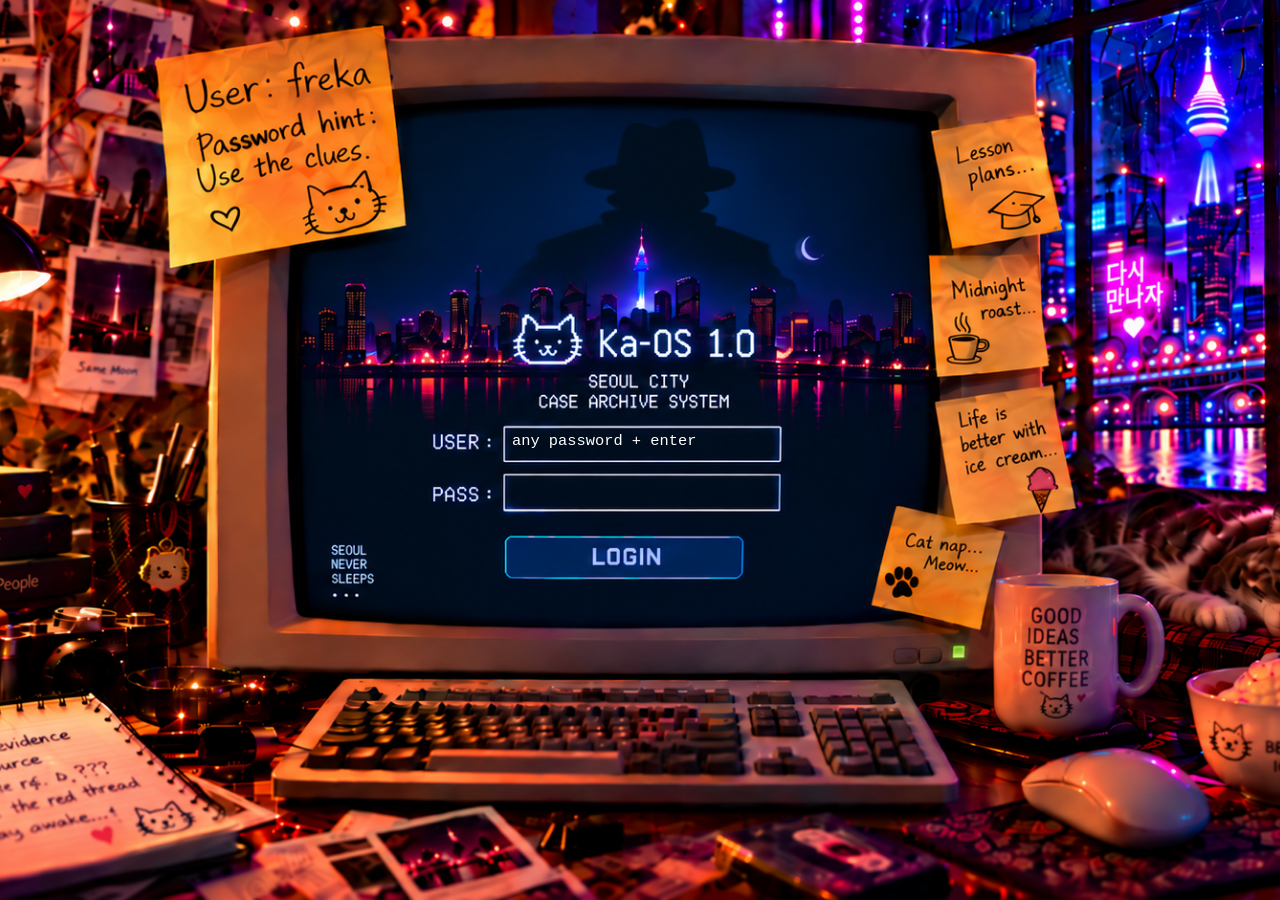
<file: index.html>
<!doctype html>
<html lang="en">

<head>
    <title>Ka-OS 1.0 - Login</title>
    <meta charset="UTF-8">
    <meta name="viewport" content="width=device-width, initial-scale=1.0">
    <meta name="description" content="The mystery and answers of the question: who is Fredrik Kallin?">
    <link href="icon.png" rel="icon" type="image/png">
    <link href="style.css" rel="stylesheet">
    <script src="script.js" defer></script>
</head>

<body>
    <main class="login_screen">
        <h1 class="visually_hidden">Ka OS 1.0 Login</h1>
        <div class="visually_hidden">
            <h2>Password clues</h2>
            <ul>
                <li>Teacher: Lesson plans</li>
                <li>Coffee: Midnight roast</li>
                <li>Ice cream: Life is better with ice cream</li>
                <li>Cats: Cat nap, meow</li>
            </ul>
        </div>
        <div class="login_container">
            <img src="images/index_background_4.png" alt="">
            <!-- Will add the text clues to help with accessability (since the clues are on the image ) -->

            <form id="login_form">
                <!-- The login fields are inactive -->
                <label for="username" class="visually_hidden">Username</label>
                <input id="username" name="username" type="text" autocomplete="username" value="any password + enter"
                    required>

                <label for="password" class="visually_hidden">Password</label>
                <input id="password" type="password" name="password" autocomplete="current password" required>

                <button type="submit">Login</button>
            </form>
        </div>
    </main>
</body>

</html>
</file>
<file: style.css>
/* DIDN´T HAVE TIME TO USE THESE VARIABLES. TO DO LATER. */
:root {
    /* Text.vars */
    --headline-large-color: #000;
    --headline-large-size: 2rem;
    --headline-medium-color: #000;
    --headline-medium-size: 1.5rem;
    --headline-small-color: #000;
    --headline-small-size: 1rem;
}

* {
    box-sizing: border-box;
}

body {
    margin: 0;
    padding: 0;
    min-height: 100%;

    background-color: #020303;
    background-image: linear-gradient(rgba(0, 0, 0, 0.50), rgba(0, 0, 0, 0.50)), url("images/room_background.png");
    background-size: cover;
    background-position: center;
    background-repeat: no-repeat;
    background-attachment: fixed;

    color: var(--text-main);
    font-family: "Courier New", "Lucida Console", Monaco, monospace;
    line-height: 1.4;
}

/* MISC, IE. ACCESSIBILITY */
.visually_hidden {
    /* Hides things I don´t want visible. */
    position: absolute;
    width: 1px;
    height: 1px;
    overflow: hidden;
    clip-path: inset(50%);
}

/* Marks a, input and button when using */
a:focus-visible,
input:focus-visible,
button:focus-visible {
    outline: 2px solid rgb(161, 2, 201);
}


/* OUTER DIV */
.screen {
    position: relative;
    min-height: 110vh;
    max-width: 75rem;
    margin: 1rem auto;

    display: flex;
    flex-direction: column;

    border: 24px solid #c8b995;
    border-top-color: #e4d6b4;
    border-left-color: #d9c9a5;
    border-right-color: #a89a7b;
    border-bottom-width: 75px;

    border-radius: 48px 48px 28px 28px;

    padding: 3px;

    box-shadow:
        0 0 0 5px #514b3e,
        0 0 0 10px #202020,
        0 12px 35px rgba(0, 0, 0, 0.6),
        inset 0 0 12px #000;

    overflow: hidden;
}

/* AI- GENERATED CSS TO CREATE SCREEN EFFECT */
.screen::before {
    content: "";
    position: absolute;
    inset: 8px;
    border-radius: 14px;

    background: linear-gradient(140deg,
            rgba(255, 255, 255, 0.08),
            transparent 35%,
            rgba(0, 0, 0, 0.04) 75%);

    box-shadow:
        inset 0 0 18px rgba(0, 0, 0, 0.45);

    pointer-events: none;
    z-index: 10;
}

/* HEADER - USED AS A HEADER ON THE MAIN PAGES */
.system_bar {
    display: grid;
    grid-template-columns: repeat(4, 1fr);
    align-items: center;

    width: 100%;
    min-height: 50px;
    padding: 0.5rem 1rem;

    background-color: #d8d1bb;
    color: #111;

    border-top: 2px solid #f5f1e6;
    border-left: 2px solid #f5f1e6;
    border-right: 2px solid #6f6a5c;
    border-bottom: 2px solid #6f6a5c;
    border-radius: 14px 14px 0 0;
}

.system_bar .system_logo {
    justify-content: start;
}

.system_logo {
    display: flex;
    justify-content: center;
    align-items: center;
}

.system_logo img {
    width: 100%;
    max-width: 150px;
    height: auto;
}

.system_bar_nav a {
    gap: 1rem;
    align-items: center;
    color: black;
    text-decoration: none;
}

/* THE MAIN CONTAINER FOR THE MAINS ON THE PAGES */

.main_screen_content {
    display: flex;
    flex-direction: column;
    flex-grow: 1;

    min-height: 0;

    background-color: #292a28;

    border-top: 2px solid #f5f1e6;
    border-left: 2px solid #f5f1e6;
    border-right: 2px solid #6f6a5c;
    border-bottom: 2px solid #6f6a5c;
}

/* FOOTER (ALSO USED ON MOST OF THE PAGES) */

.status_bar {
    flex-shrink: 0;

    width: 100%;
    min-height: 50px;
    padding: 0.5rem 1rem;

    background-color: #d8d1bb;
    color: #111;

    border-top: 2px solid #f5f1e6;
    border-left: 2px solid #f5f1e6;
    border-right: 2px solid #6f6a5c;
    border-bottom: 2px solid #6f6a5c;
    border-radius: 0 0 14px 14px;
}

/* LOGIN/INDEX */
/* USED TO HELP ME POS THE USERNAME + PSW- INPUTS */

.login_screen {
    position: relative;
    width: 100%;
    height: 100dvh;
    overflow: hidden;
}

.login_container {
    position: absolute;
    width: 100%;
    min-width: calc(100dvh * 16 / 9);
    aspect-ratio: 16 / 9;
    top: 50%;
    left: 50%;
    transform: translate(-50%, -50%);
}

.login_container img {
    display: block;
    width: 100%;
    height: 100%;
}

#login_form {
    position: absolute;
    inset: 0;
}

#username,
#password,
#login_form button {
    position: absolute;
    background: transparent;
    border: none;
    font-family: inherit;
}

#username,
#password {
    left: 41.5%;
    width: 17.5%;
    height: 4.2%;
    color: white;
    font-size: clamp(12px, 1.2vw, 20px);
    padding: 0 0.5rem;
}

#username {
    top: 46.9%;
}

#password {
    top: 52.3%;
}

#login_form button {
    left: 41.5%;
    top: 58.9%;
    width: 14%;
    height: 5%;
    cursor: pointer;
    color: transparent;
}

@media (max-width: 700px) {
    .login_screen {
        height: auto;
        min-height: 100dvh;
        overflow: visible;
        background: #020303;
    }

    .login_container {
        position: relative;
        top: auto;
        left: auto;
        transform: none;
        width: 100%;
        min-width: 0;
        height: auto;
        aspect-ratio: auto;
    }

    .login_container img {
        display: block;
        width: 100%;
        height: auto;
        object-fit: contain;
    }

    #login_form {
        position: relative;
        inset: auto;
        transform: none;
        display: flex;
        flex-direction: column;
        gap: 1rem;
        width: 90%;
        max-width: 380px;
        margin: 1.5rem auto;
        padding: 1.5rem;
        background: #071525;
        border: 1px solid cyan;
        border-radius: 8px;
    }

    #username,
    #password,
    #login_form button {
        position: static;
        width: 100%;
        height: 48px;
        font-size: 16px;
        padding: 0.75rem;
    }

    #username,
    #password {
        border: 1px solid cyan;
        background: transparent;
        color: white;
    }

    #login_form button {
        background: #123b60;
        border: 1px solid cyan;
        color: white;
    }
}

/* MAIN/CASE_FILE */

.main_screen_content.case_file {
    display: grid;
    grid-template-columns: 1fr;
    align-items: start;
}

.case_summary {
    flex: 1;
    background-image: linear-gradient(rgba(0, 0, 0, 0.4), rgba(0, 0, 0, 0.4)), url("images/case_file_background_dojo.png");
    background-size: cover;
    background-position: center;
    background-repeat: no-repeat;
    color: white;
    font-size: 1.2rem;
    text-shadow: 0.1em 0 black, 0 0.1em black, -0.1em 0 black, 0 -0.1em black, -0.1em -0.1em black, -0.1em 0.1em black, 0.1em -0.1em black, 0.1em 0.1em black;
}

#status_progress {
    margin-inline: 1rem;
}

/* NOTE: Need to get ride of inherent padding that comes with blockquote */

.case_summary * {
    margin-inline: 0;
    padding-inline: 1rem;
}

.case_summary ul {
    list-style: none;
    position: relative;
    left: 1rem;
}

.simple_divider {
    width: 90%;
    margin-inline: auto;
}

.case_summary li::before {
    content: '▶';
    position: absolute;
    left: 0;
}

.case_menu {
    background-color: transparent;
}

.case_menu_nav ul {
    background: transparent;
    list-style: none;
    display: grid;
    grid-template-columns: repeat(auto-fit, minmax(12rem, 1fr));
    gap: 1rem;
    align-items: center;
    margin: 0;
    padding: 1rem;
}

.svg_icon {
    width: 2.5rem;
    height: 2.5rem;
    flex-shrink: 0;
    display: block;
}

.case_menu a {
    display: flex;
    gap: 0.40rem;
    align-items: center;
    align-content: center;
    justify-content: space-around;
    border-radius: 5px;
    padding: 1rem;
    height: 60px;
    width: 13rem;
    color: rgb(0, 0, 0);
    text-decoration: none;
    background-color: #d8d1bb;
    border-top: 2px solid white;
    border-left: 2px solid white;
    border-right: 2px solid #555;
    border-bottom: 2px solid #555;
    box-shadow: 1px 1px 0 #c6c4c4;
}

.case_menu a:active {
    border-top-color: #555;
    border-left-color: #555;
    border-right-color: white;
    border-bottom-color: white;
}

.case_menu a:hover {
    border-color: #dfdfdf;
}

.case_messages {
    display: flex;
    align-items: center;
    gap: 1rem;
    background-color: #d8d1bb;
    color: #111;
    padding: 1rem;
}

.mail_headline {
    margin: 0;
    padding: 0;
}

.mail_message {
    margin: 0;
    padding: 0;
}

@media (max-width: 393px) {
    .case_menu_nav ul {
        grid-template-columns: repeat(2, 1fr);
        gap: 0rem;
    }

    .case_menu a {
        font-size: 0.9rem;
        display: flex;
        gap: 0.40rem;
        justify-content: space-around;
        align-items: center;
        border-radius: 5px;
        padding: 0.5rem;
        height: 50px;
        width: 100%;
    }

    .case_summary {
        font-size: 0.1rem;
    }

    .case_menu_nav ul {
        grid-template-columns: repeat(2, 1fr);
        gap: 0.4rem;
    }
}

/* Desktop */

.desktop {
    display: flex;
    flex-direction: row;
    justify-content: space-between;
    flex: 1;
    padding: 1rem;
    background-image: url("images/desktop_background.png");
    background-size: cover;
    background-position: center;
    background-repeat: no-repeat;
}

.desktop_column.column_left {
    display: flex;
    flex-direction: column;
    gap: 1rem;
    align-self: center;
}

.desktop_column.column_right {
    display: flex;
    flex-direction: row;
    gap: 1rem;
    align-self: flex-start;
}

.desktop_item {
    display: flex;
    flex-direction: column;
    align-items: center;
    text-align: center;
    gap: 0.4rem;
    width: 100px;
    background: transparent;
    border: none;
    color: white;
    font: inherit;
    text-shadow: 1px 1px 2px black;
}

.desktop_item figure {
    margin: 0;
    display: flex;
    flex-direction: column;
    align-items: center;
    gap: 5px;
}

.desktop_item img {
    width: 58px;
    height: auto;
    object-fit: contain;
}

.desktop_item a:active {
    text-decoration: none;
}


/* USED AI FOR THE STYLING AND MAKING IT LOOK LIKE PAPPEr */
/* NOTES */
.notes_desktop {
    position: relative;
    display: flex;
    flex: 1;
    min-height: 0;
    justify-content: center;
    align-items: center;
    padding: 1rem;
    background-image:
        linear-gradient(to bottom,
            rgba(0, 0, 0, 0.3),
            rgba(0, 0, 0, 0.75)),
        url("images/desktop_background.png");
    background-size: cover;
    background-position: center;
    background-repeat: no-repeat;
}

.terminal_window {
    background: #171717;
    overflow: hidden;
}

.terminal_window>section {
    flex: 1;
    min-height: 0;
    overflow-y: auto;
}

.notepad {
    max-width: 100%;
    margin: 0 auto;
    padding: 2rem;
    color: #29231b;

    background-color: #eadbb7;
    background-image:
        linear-gradient(to right,
            transparent 55px,
            rgba(180, 45, 45, 0.5) 56px,
            transparent 58px),
        repeating-linear-gradient(to bottom,
            transparent 0px,
            transparent 31px,
            rgba(80, 100, 130, 0.2) 32px);

    border: 1px solid #ad9870;
    box-shadow: 3px 4px 10px rgba(0, 0, 0, 0.3);
}

.notes_list {
    padding-left: 2rem;
}

.notes_list li {
    margin-bottom: 1.5rem;
}

.note {
    padding: 1rem;
    background: rgba(255, 248, 225, 0.3);
    border-bottom: 1px dashed #a89a7b;
}

.note h2 {
    font-size: 1rem;
    margin-top: 0;
}

.note p {
    margin-bottom: 0;
}

@media (max-width: 600px) {
    .terminal_window>section {
        padding: 0.5rem;
    }

    .notepad {
        padding: 1rem;
    }

    .notes_list {
        padding-left: 1.5rem;
    }

    .note {
        padding: 0.5rem;
    }
}



.terminal_window .terminal {
    flex: 1;
    min-height: 0;
    padding-left: 2rem;
    padding-right: 2rem;
    overflow-y: auto;
    background-color: #020707;
    color: white;
}


/* TERMINAL */

.terminal_desktop {
    position: relative;
    display: flex;
    flex: 1;
    min-height: 0;
    justify-content: center;
    align-items: center;
    padding: 1rem;
    background-image:
        linear-gradient(to bottom,
            rgba(0, 0, 0, 0.3),
            rgba(0, 0, 0, 0.75)),
        url("images/desktop_background.png");
    background-size: cover;
    background-position: center;
    background-repeat: no-repeat;
}

.terminal_window {
    display: flex;
    flex-direction: column;

    width: min(900px, 94%);
    height: 480px;
    max-height: 60dvh;

    background: #020707;
    border-top: 3px solid #dfdfdf;
    border-left: 3px solid #dfdfdf;
    border-right: 3px solid #404040;
    border-bottom: 3px solid #404040;
    box-shadow:
        2px 2px 0 #000,
        6px 8px 18px rgba(0, 0, 0, 0.65);
    border-radius: 3px;
    overflow: hidden;
}

.terminal_window.close {
    display: none;
}

.terminal_titlebar {
    display: flex;
    justify-content: space-between;
    align-items: center;

    height: 30px;
    min-height: 30px;

    margin: 2px;
    background: linear-gradient(90deg,
            #000080 0%,
            #000080 65%,
            #1084d0 100%);
    color: white;
}

.terminal_tab {
    gap: 0.45rem;
    display: flex;
    align-items: center;
    height: 100%;
    padding: 0rem 1rem;
    font-size: 0.8rem;
    flex-grow: 1;
}

.terminal_window_buttons button {
    width: 46px;
    border: none;
    background-color: transparent;
    color: white;
    font-size: 1rem;
    cursor: pointer;
}

.terminal_window_buttons #close_terminal:hover {
    border: 1px solid whitesmoke;
}

.terminal_window .terminal {
    flex: 1;
    min-height: 0;
    padding-left: 2rem;
    padding-right: 2rem;
    overflow-y: auto;
    background-color: #020707;
    color: white;
}

.terminal {
    color: white;
    padding: 0rem;
    font: inherit;
}

.terminal_output_input ul {
    list-style: none;
    margin: 0;
    padding: 0;
}

.terminal_output_input li {
    white-space: pre-wrap;
}

.terminal_input {
    background: transparent;
    border: 1px solid white;
    color: white;
    caret-color: white;
    font: inherit;
}

/* Media */

@media (max-width: 600px) {
    .desktop {
        background-image: linear-gradient(rgba(0, 0, 0, 0.4), rgba(0, 0, 0, 0.4)), url("images/desktop_background.png");
        flex-direction: column;
        justify-content: flex-start;
        gap: 2rem;
    }

    .desktop_column.column_left {
        gap: 2rem;
        flex-direction: row;
        justify-content: center;
    }

    .desktop_column.column_right {
        flex-direction: row;
        gap: 2rem;
        justify-content: center;
    }

    .desktop_item {
        width: 100px;
        font-size: 130%;
    }

    .terminal_desktop {
        background-image: linear-gradient(rgba(0, 0, 0, 0.2), rgba(0, 0, 0, 0.2)), url("images/desktop_background.png");
    }

    .terminal_desktop {
        flex-direction: row;
        align-items: flex-start;
        padding: 5%;
    }

    .terminal_window {
        width: 100%;
        margin-inline: auto;
    }

    .terminal_window .terminal {
        padding: 1rem;
    }

    .terminal_input {
        width: min(250px, 70%);
        min-width: 0;
    }

    .system_bar {
        grid-template-columns: 1fr 1fr;
        gap: 1rem;
    }

    .system_bar_nav {
        display: flex;
        flex-direction: row;
        align-items: flex-start;
        gap: 0.3rem;
    }
}
</file>
